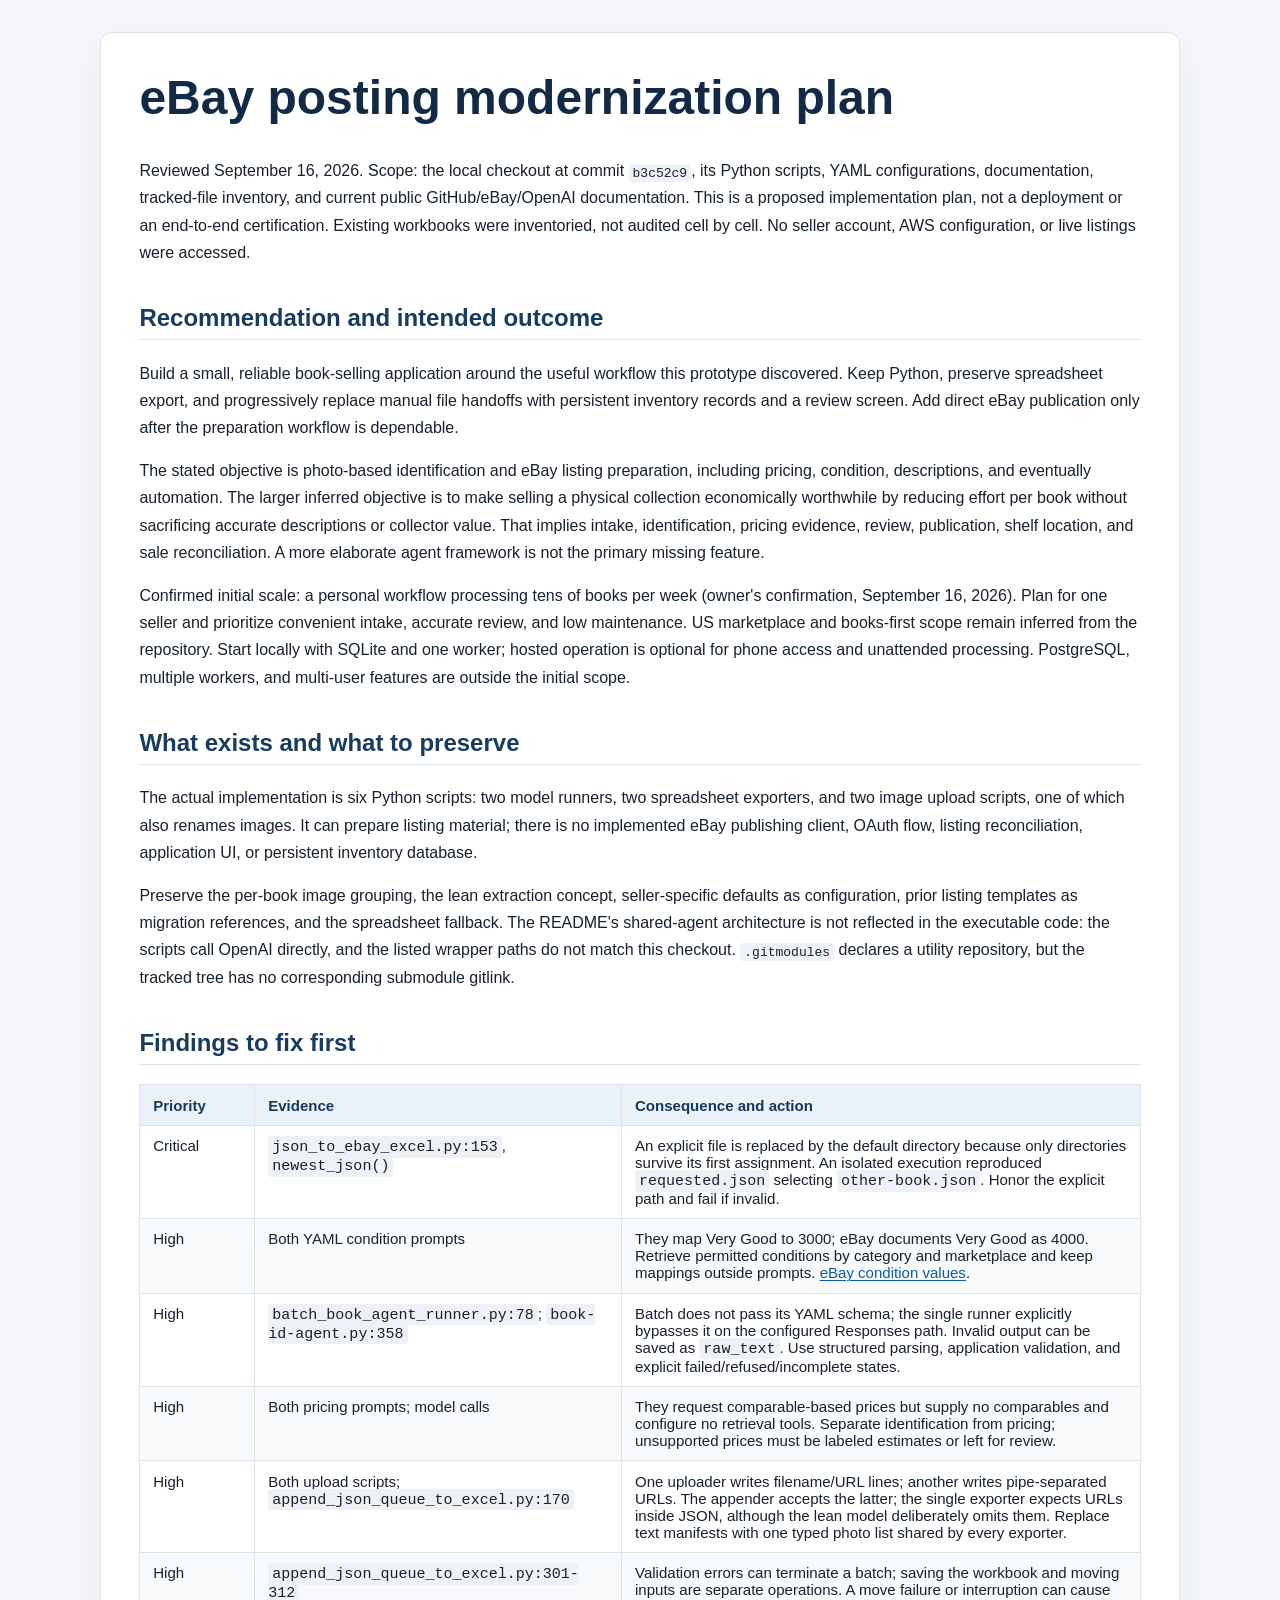
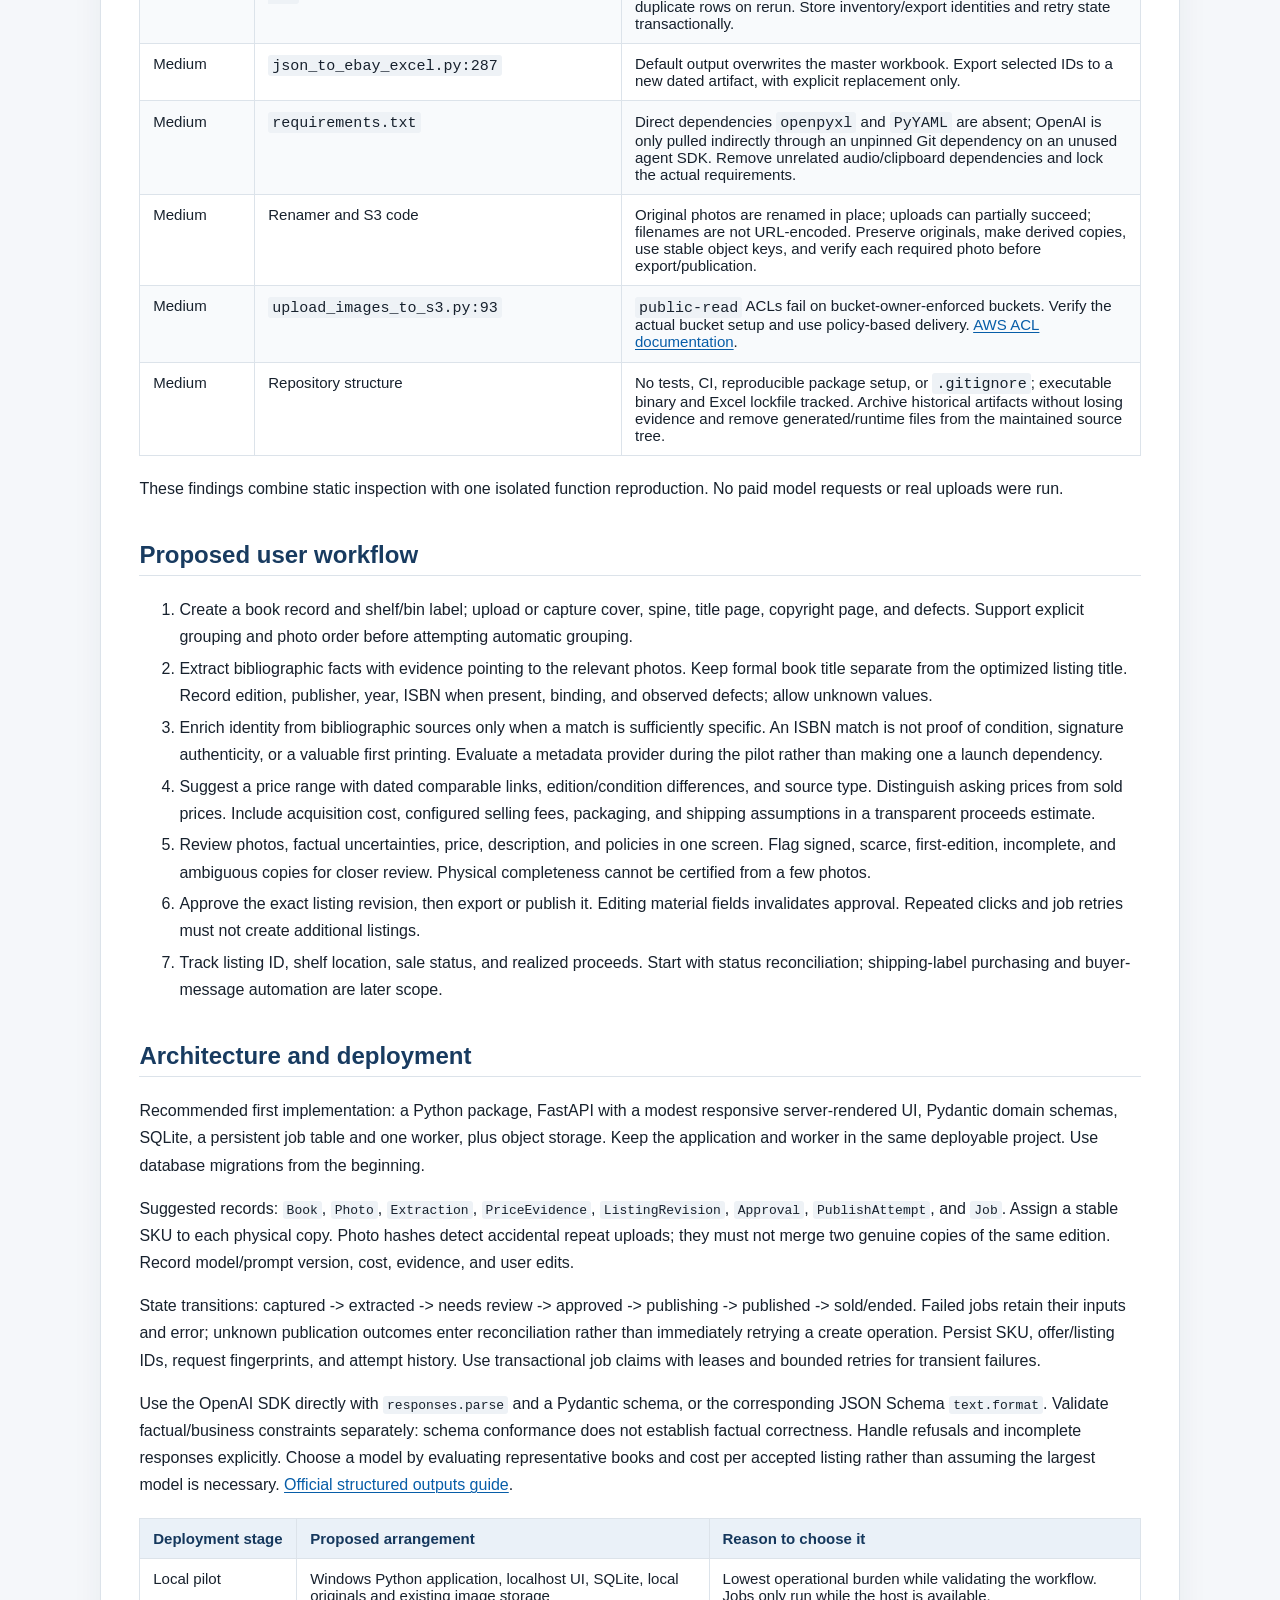
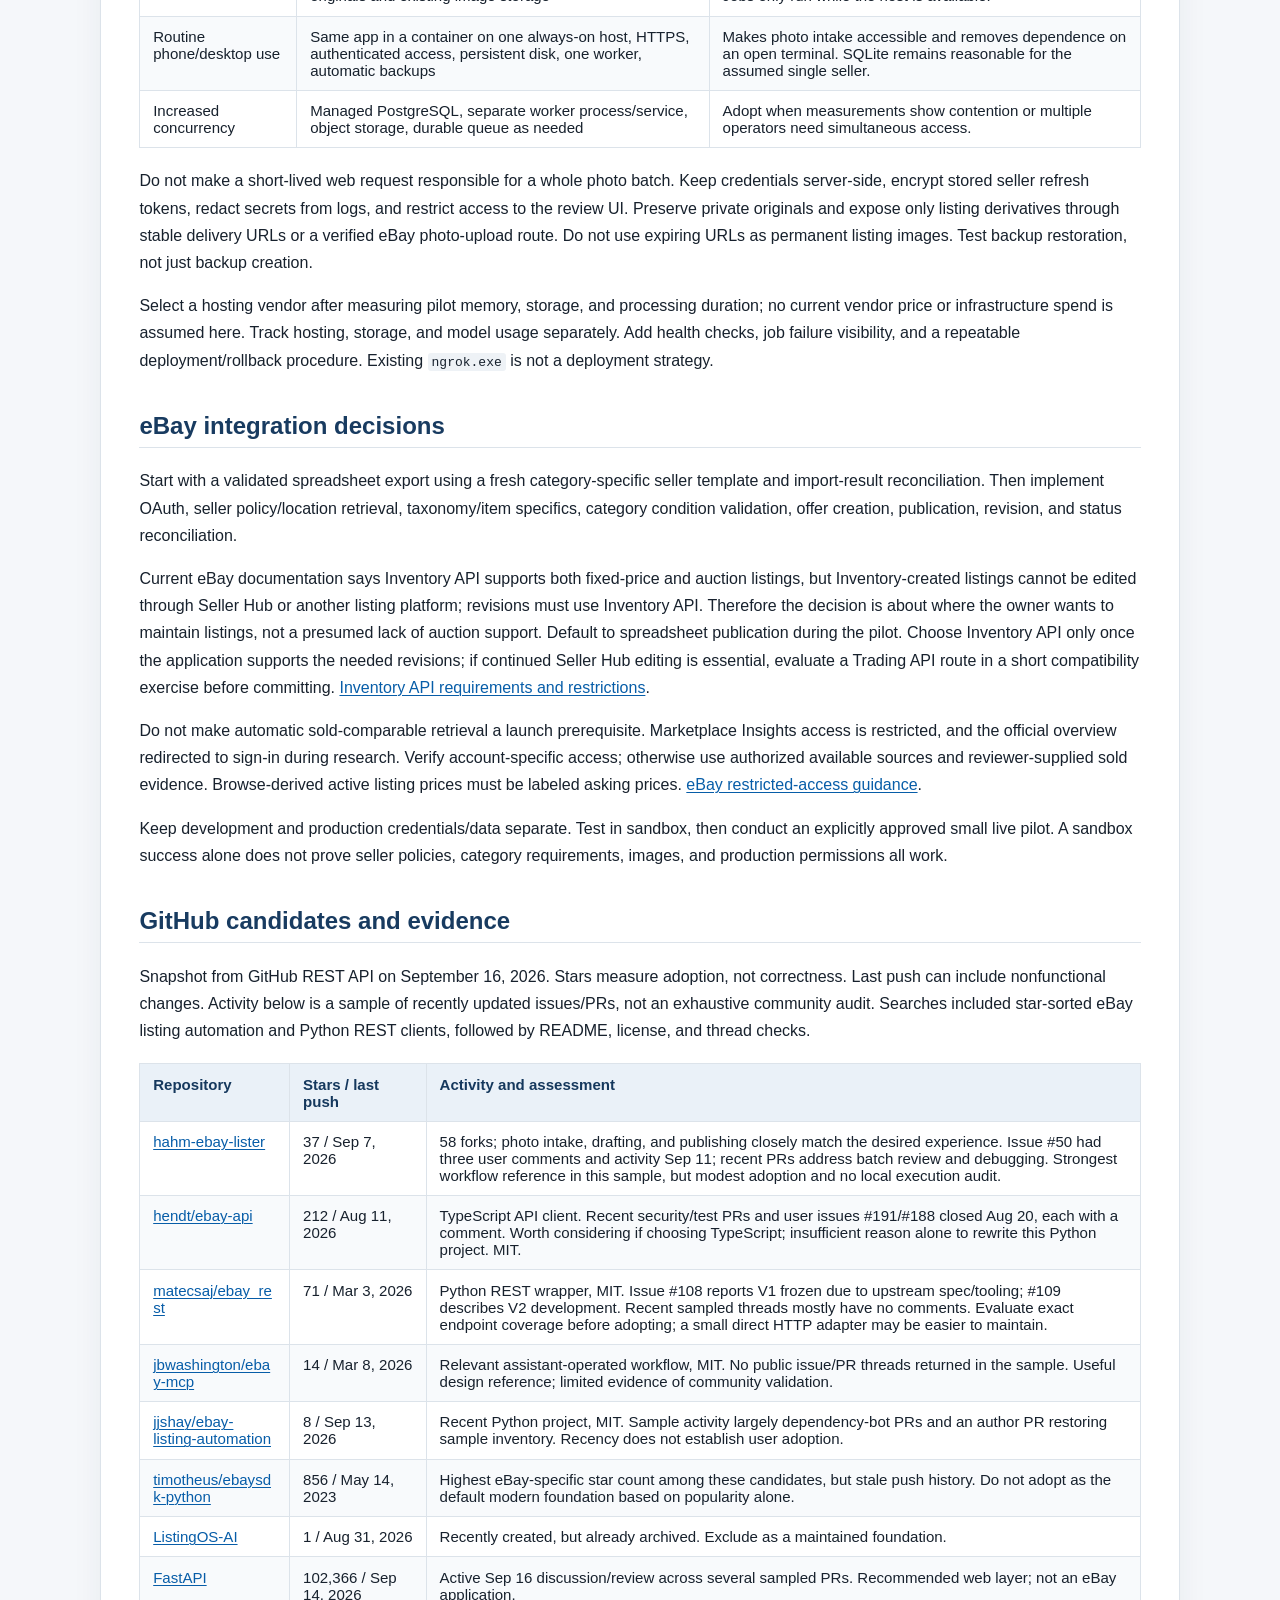
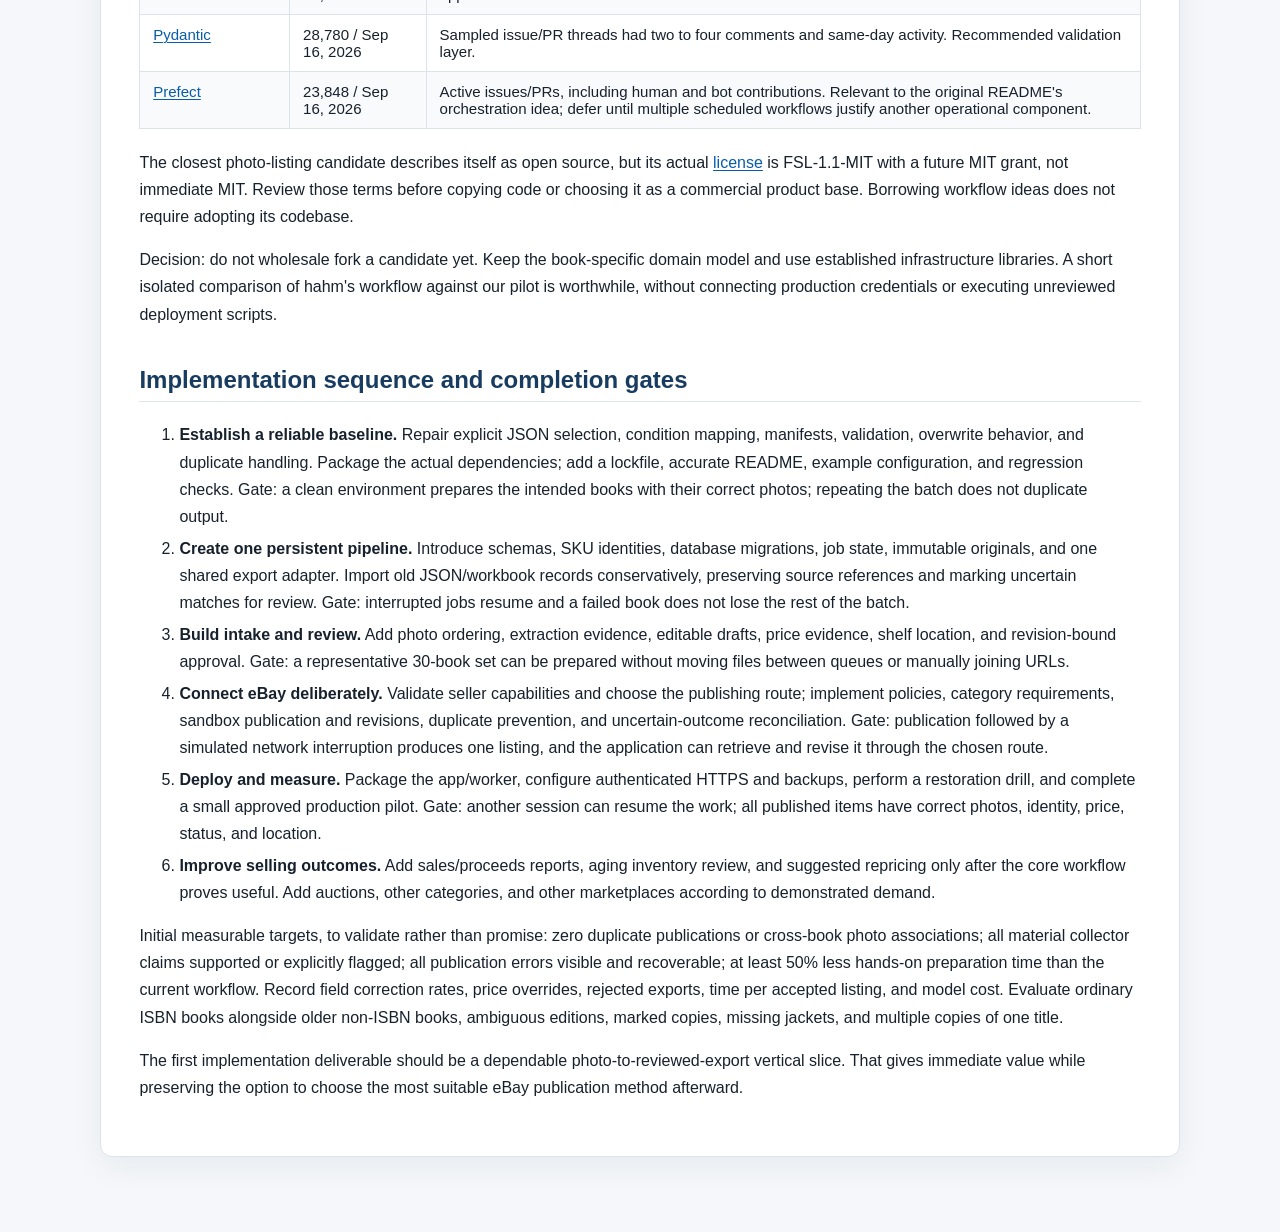
<file: MODERNIZATION_PLAN.html>
<!doctype html>
<html lang="en">
<head>
<meta charset="utf-8">
<meta name="viewport" content="width=device-width, initial-scale=1">
<title>eBay posting modernization plan</title>
<style>
:root { color-scheme: light; font-family: "Segoe UI", Arial, sans-serif; color: #17212d; background: #f5f7fa; }
* { box-sizing: border-box; }
body { margin: 0; padding: 2rem 1rem 5rem; }
main { max-width: 1080px; margin: auto; padding: clamp(1.25rem, 3vw, 3rem); background: white; border: 1px solid #dce3ea; border-radius: 12px; box-shadow: 0 10px 32px rgba(25, 43, 62, .06); }
h1 { font-size: clamp(2rem, 4vw, 3rem); line-height: 1.12; margin-top: 0; color: #132a46; }
h2 { margin-top: 2.4rem; padding-bottom: .4rem; border-bottom: 1px solid #dce3ea; color: #183b60; }
h3 { color: #214c72; }
p, li { line-height: 1.7; }
li { margin: .28rem 0; }
a { color: #075da8; text-decoration-thickness: 1px; text-underline-offset: 2px; overflow-wrap: anywhere; }
a:hover { color: #003c72; }
table { border-collapse: collapse; width: 100%; display: block; overflow-x: auto; margin: 1.2rem 0; font-size: .94rem; }
th, td { border: 1px solid #dce3ea; text-align: left; padding: .7rem .8rem; vertical-align: top; min-width: 115px; }
th { background: #eaf1f8; color: #15385d; }
tr:nth-child(even) td { background: #f8fafc; }
code { background: #eef2f6; border-radius: 3px; padding: .1rem .25rem; }
pre { padding: 1rem; overflow-x: auto; background: #eef2f6; border-radius: 6px; }
pre code { padding: 0; }
@media print { body { padding: 0; background: white; } main { border: 0; box-shadow: none; padding: 0; } a { color: #17212d; } }
</style>
</head>
<body>
<main>
<h1 id="ebay-posting-modernization-plan">eBay posting modernization plan</h1>
<p>Reviewed September 16, 2026. Scope: the local checkout at commit <code>b3c52c9</code>, its Python scripts, YAML configurations, documentation, tracked-file inventory, and current public GitHub/eBay/OpenAI documentation. This is a proposed implementation plan, not a deployment or an end-to-end certification. Existing workbooks were inventoried, not audited cell by cell. No seller account, AWS configuration, or live listings were accessed.</p>
<h2 id="recommendation-and-intended-outcome">Recommendation and intended outcome</h2>
<p>Build a small, reliable book-selling application around the useful workflow this prototype discovered. Keep Python, preserve spreadsheet export, and progressively replace manual file handoffs with persistent inventory records and a review screen. Add direct eBay publication only after the preparation workflow is dependable.</p>
<p>The stated objective is photo-based identification and eBay listing preparation, including pricing, condition, descriptions, and eventually automation. The larger inferred objective is to make selling a physical collection economically worthwhile by reducing effort per book without sacrificing accurate descriptions or collector value. That implies intake, identification, pricing evidence, review, publication, shelf location, and sale reconciliation. A more elaborate agent framework is not the primary missing feature.</p>
<p>Confirmed initial scale: a personal workflow processing tens of books per week (owner's confirmation, September 16, 2026). Plan for one seller and prioritize convenient intake, accurate review, and low maintenance. US marketplace and books-first scope remain inferred from the repository. Start locally with SQLite and one worker; hosted operation is optional for phone access and unattended processing. PostgreSQL, multiple workers, and multi-user features are outside the initial scope.</p>
<h2 id="what-exists-and-what-to-preserve">What exists and what to preserve</h2>
<p>The actual implementation is six Python scripts: two model runners, two spreadsheet exporters, and two image upload scripts, one of which also renames images. It can prepare listing material; there is no implemented eBay publishing client, OAuth flow, listing reconciliation, application UI, or persistent inventory database.</p>
<p>Preserve the per-book image grouping, the lean extraction concept, seller-specific defaults as configuration, prior listing templates as migration references, and the spreadsheet fallback. The README's shared-agent architecture is not reflected in the executable code: the scripts call OpenAI directly, and the listed wrapper paths do not match this checkout. <code>.gitmodules</code> declares a utility repository, but the tracked tree has no corresponding submodule gitlink.</p>
<h2 id="findings-to-fix-first">Findings to fix first</h2>
<table>
<thead>
<tr>
<th>Priority</th>
<th>Evidence</th>
<th>Consequence and action</th>
</tr>
</thead>
<tbody>
<tr>
<td>Critical</td>
<td><code>json_to_ebay_excel.py:153</code>, <code>newest_json()</code></td>
<td>An explicit file is replaced by the default directory because only directories survive its first assignment. An isolated execution reproduced <code>requested.json</code> selecting <code>other-book.json</code>. Honor the explicit path and fail if invalid.</td>
</tr>
<tr>
<td>High</td>
<td>Both YAML condition prompts</td>
<td>They map Very Good to 3000; eBay documents Very Good as 4000. Retrieve permitted conditions by category and marketplace and keep mappings outside prompts. <a href="https://www.developer.ebay.com/api-docs/sell/static/metadata/condition-id-values.html">eBay condition values</a>.</td>
</tr>
<tr>
<td>High</td>
<td><code>batch_book_agent_runner.py:78</code>; <code>book-id-agent.py:358</code></td>
<td>Batch does not pass its YAML schema; the single runner explicitly bypasses it on the configured Responses path. Invalid output can be saved as <code>raw_text</code>. Use structured parsing, application validation, and explicit failed/refused/incomplete states.</td>
</tr>
<tr>
<td>High</td>
<td>Both pricing prompts; model calls</td>
<td>They request comparable-based prices but supply no comparables and configure no retrieval tools. Separate identification from pricing; unsupported prices must be labeled estimates or left for review.</td>
</tr>
<tr>
<td>High</td>
<td>Both upload scripts; <code>append_json_queue_to_excel.py:170</code></td>
<td>One uploader writes filename/URL lines; another writes pipe-separated URLs. The appender accepts the latter; the single exporter expects URLs inside JSON, although the lean model deliberately omits them. Replace text manifests with one typed photo list shared by every exporter.</td>
</tr>
<tr>
<td>High</td>
<td><code>append_json_queue_to_excel.py:301-312</code></td>
<td>Validation errors can terminate a batch; saving the workbook and moving inputs are separate operations. A move failure or interruption can cause duplicate rows on rerun. Store inventory/export identities and retry state transactionally.</td>
</tr>
<tr>
<td>Medium</td>
<td><code>json_to_ebay_excel.py:287</code></td>
<td>Default output overwrites the master workbook. Export selected IDs to a new dated artifact, with explicit replacement only.</td>
</tr>
<tr>
<td>Medium</td>
<td><code>requirements.txt</code></td>
<td>Direct dependencies <code>openpyxl</code> and <code>PyYAML</code> are absent; OpenAI is only pulled indirectly through an unpinned Git dependency on an unused agent SDK. Remove unrelated audio/clipboard dependencies and lock the actual requirements.</td>
</tr>
<tr>
<td>Medium</td>
<td>Renamer and S3 code</td>
<td>Original photos are renamed in place; uploads can partially succeed; filenames are not URL-encoded. Preserve originals, make derived copies, use stable object keys, and verify each required photo before export/publication.</td>
</tr>
<tr>
<td>Medium</td>
<td><code>upload_images_to_s3.py:93</code></td>
<td><code>public-read</code> ACLs fail on bucket-owner-enforced buckets. Verify the actual bucket setup and use policy-based delivery. <a href="https://docs.aws.amazon.com/AmazonS3/latest/userguide/acls.html">AWS ACL documentation</a>.</td>
</tr>
<tr>
<td>Medium</td>
<td>Repository structure</td>
<td>No tests, CI, reproducible package setup, or <code>.gitignore</code>; executable binary and Excel lockfile tracked. Archive historical artifacts without losing evidence and remove generated/runtime files from the maintained source tree.</td>
</tr>
</tbody>
</table>
<p>These findings combine static inspection with one isolated function reproduction. No paid model requests or real uploads were run.</p>
<h2 id="proposed-user-workflow">Proposed user workflow</h2>
<ol>
<li>Create a book record and shelf/bin label; upload or capture cover, spine, title page, copyright page, and defects. Support explicit grouping and photo order before attempting automatic grouping.</li>
<li>Extract bibliographic facts with evidence pointing to the relevant photos. Keep formal book title separate from the optimized listing title. Record edition, publisher, year, ISBN when present, binding, and observed defects; allow unknown values.</li>
<li>Enrich identity from bibliographic sources only when a match is sufficiently specific. An ISBN match is not proof of condition, signature authenticity, or a valuable first printing. Evaluate a metadata provider during the pilot rather than making one a launch dependency.</li>
<li>Suggest a price range with dated comparable links, edition/condition differences, and source type. Distinguish asking prices from sold prices. Include acquisition cost, configured selling fees, packaging, and shipping assumptions in a transparent proceeds estimate.</li>
<li>Review photos, factual uncertainties, price, description, and policies in one screen. Flag signed, scarce, first-edition, incomplete, and ambiguous copies for closer review. Physical completeness cannot be certified from a few photos.</li>
<li>Approve the exact listing revision, then export or publish it. Editing material fields invalidates approval. Repeated clicks and job retries must not create additional listings.</li>
<li>Track listing ID, shelf location, sale status, and realized proceeds. Start with status reconciliation; shipping-label purchasing and buyer-message automation are later scope.</li>
</ol>
<h2 id="architecture-and-deployment">Architecture and deployment</h2>
<p>Recommended first implementation: a Python package, FastAPI with a modest responsive server-rendered UI, Pydantic domain schemas, SQLite, a persistent job table and one worker, plus object storage. Keep the application and worker in the same deployable project. Use database migrations from the beginning.</p>
<p>Suggested records: <code>Book</code>, <code>Photo</code>, <code>Extraction</code>, <code>PriceEvidence</code>, <code>ListingRevision</code>, <code>Approval</code>, <code>PublishAttempt</code>, and <code>Job</code>. Assign a stable SKU to each physical copy. Photo hashes detect accidental repeat uploads; they must not merge two genuine copies of the same edition. Record model/prompt version, cost, evidence, and user edits.</p>
<p>State transitions: captured -&gt; extracted -&gt; needs review -&gt; approved -&gt; publishing -&gt; published -&gt; sold/ended. Failed jobs retain their inputs and error; unknown publication outcomes enter reconciliation rather than immediately retrying a create operation. Persist SKU, offer/listing IDs, request fingerprints, and attempt history. Use transactional job claims with leases and bounded retries for transient failures.</p>
<p>Use the OpenAI SDK directly with <code>responses.parse</code> and a Pydantic schema, or the corresponding JSON Schema <code>text.format</code>. Validate factual/business constraints separately: schema conformance does not establish factual correctness. Handle refusals and incomplete responses explicitly. Choose a model by evaluating representative books and cost per accepted listing rather than assuming the largest model is necessary. <a href="https://developers.openai.com/api/docs/guides/structured-outputs">Official structured outputs guide</a>.</p>
<table>
<thead>
<tr>
<th>Deployment stage</th>
<th>Proposed arrangement</th>
<th>Reason to choose it</th>
</tr>
</thead>
<tbody>
<tr>
<td>Local pilot</td>
<td>Windows Python application, localhost UI, SQLite, local originals and existing image storage</td>
<td>Lowest operational burden while validating the workflow. Jobs only run while the host is available.</td>
</tr>
<tr>
<td>Routine phone/desktop use</td>
<td>Same app in a container on one always-on host, HTTPS, authenticated access, persistent disk, one worker, automatic backups</td>
<td>Makes photo intake accessible and removes dependence on an open terminal. SQLite remains reasonable for the assumed single seller.</td>
</tr>
<tr>
<td>Increased concurrency</td>
<td>Managed PostgreSQL, separate worker process/service, object storage, durable queue as needed</td>
<td>Adopt when measurements show contention or multiple operators need simultaneous access.</td>
</tr>
</tbody>
</table>
<p>Do not make a short-lived web request responsible for a whole photo batch. Keep credentials server-side, encrypt stored seller refresh tokens, redact secrets from logs, and restrict access to the review UI. Preserve private originals and expose only listing derivatives through stable delivery URLs or a verified eBay photo-upload route. Do not use expiring URLs as permanent listing images. Test backup restoration, not just backup creation.</p>
<p>Select a hosting vendor after measuring pilot memory, storage, and processing duration; no current vendor price or infrastructure spend is assumed here. Track hosting, storage, and model usage separately. Add health checks, job failure visibility, and a repeatable deployment/rollback procedure. Existing <code>ngrok.exe</code> is not a deployment strategy.</p>
<h2 id="ebay-integration-decisions">eBay integration decisions</h2>
<p>Start with a validated spreadsheet export using a fresh category-specific seller template and import-result reconciliation. Then implement OAuth, seller policy/location retrieval, taxonomy/item specifics, category condition validation, offer creation, publication, revision, and status reconciliation.</p>
<p>Current eBay documentation says Inventory API supports both fixed-price and auction listings, but Inventory-created listings cannot be edited through Seller Hub or another listing platform; revisions must use Inventory API. Therefore the decision is about where the owner wants to maintain listings, not a presumed lack of auction support. Default to spreadsheet publication during the pilot. Choose Inventory API only once the application supports the needed revisions; if continued Seller Hub editing is essential, evaluate a Trading API route in a short compatibility exercise before committing. <a href="https://developer.ebay.com/api-docs/sell/inventory/static/overview.html">Inventory API requirements and restrictions</a>.</p>
<p>Do not make automatic sold-comparable retrieval a launch prerequisite. Marketplace Insights access is restricted, and the official overview redirected to sign-in during research. Verify account-specific access; otherwise use authorized available sources and reviewer-supplied sold evidence. Browse-derived active listing prices must be labeled asking prices. <a href="https://partnernetwork.ebay.com/page/developer-questionnaire">eBay restricted-access guidance</a>.</p>
<p>Keep development and production credentials/data separate. Test in sandbox, then conduct an explicitly approved small live pilot. A sandbox success alone does not prove seller policies, category requirements, images, and production permissions all work.</p>
<h2 id="github-candidates-and-evidence">GitHub candidates and evidence</h2>
<p>Snapshot from GitHub REST API on September 16, 2026. Stars measure adoption, not correctness. Last push can include nonfunctional changes. Activity below is a sample of recently updated issues/PRs, not an exhaustive community audit. Searches included star-sorted eBay listing automation and Python REST clients, followed by README, license, and thread checks.</p>
<table>
<thead>
<tr>
<th>Repository</th>
<th>Stars / last push</th>
<th>Activity and assessment</th>
</tr>
</thead>
<tbody>
<tr>
<td><a href="https://github.com/ashnicholes-droid/hahm-ebay-lister">hahm-ebay-lister</a></td>
<td>37 / Sep 7, 2026</td>
<td>58 forks; photo intake, drafting, and publishing closely match the desired experience. Issue #50 had three user comments and activity Sep 11; recent PRs address batch review and debugging. Strongest workflow reference in this sample, but modest adoption and no local execution audit.</td>
</tr>
<tr>
<td><a href="https://github.com/hendt/ebay-api">hendt/ebay-api</a></td>
<td>212 / Aug 11, 2026</td>
<td>TypeScript API client. Recent security/test PRs and user issues #191/#188 closed Aug 20, each with a comment. Worth considering if choosing TypeScript; insufficient reason alone to rewrite this Python project. MIT.</td>
</tr>
<tr>
<td><a href="https://github.com/matecsaj/ebay_rest">matecsaj/ebay_rest</a></td>
<td>71 / Mar 3, 2026</td>
<td>Python REST wrapper, MIT. Issue #108 reports V1 frozen due to upstream spec/tooling; #109 describes V2 development. Recent sampled threads mostly have no comments. Evaluate exact endpoint coverage before adopting; a small direct HTTP adapter may be easier to maintain.</td>
</tr>
<tr>
<td><a href="https://github.com/jbwashington/ebay-mcp">jbwashington/ebay-mcp</a></td>
<td>14 / Mar 8, 2026</td>
<td>Relevant assistant-operated workflow, MIT. No public issue/PR threads returned in the sample. Useful design reference; limited evidence of community validation.</td>
</tr>
<tr>
<td><a href="https://github.com/jjshay/ebay-listing-automation">jjshay/ebay-listing-automation</a></td>
<td>8 / Sep 13, 2026</td>
<td>Recent Python project, MIT. Sample activity largely dependency-bot PRs and an author PR restoring sample inventory. Recency does not establish user adoption.</td>
</tr>
<tr>
<td><a href="https://github.com/timotheus/ebaysdk-python">timotheus/ebaysdk-python</a></td>
<td>856 / May 14, 2023</td>
<td>Highest eBay-specific star count among these candidates, but stale push history. Do not adopt as the default modern foundation based on popularity alone.</td>
</tr>
<tr>
<td><a href="https://github.com/jongan69/ListingOS-AI">ListingOS-AI</a></td>
<td>1 / Aug 31, 2026</td>
<td>Recently created, but already archived. Exclude as a maintained foundation.</td>
</tr>
<tr>
<td><a href="https://github.com/fastapi/fastapi">FastAPI</a></td>
<td>102,366 / Sep 14, 2026</td>
<td>Active Sep 16 discussion/review across several sampled PRs. Recommended web layer; not an eBay application.</td>
</tr>
<tr>
<td><a href="https://github.com/pydantic/pydantic">Pydantic</a></td>
<td>28,780 / Sep 16, 2026</td>
<td>Sampled issue/PR threads had two to four comments and same-day activity. Recommended validation layer.</td>
</tr>
<tr>
<td><a href="https://github.com/PrefectHQ/prefect">Prefect</a></td>
<td>23,848 / Sep 16, 2026</td>
<td>Active issues/PRs, including human and bot contributions. Relevant to the original README's orchestration idea; defer until multiple scheduled workflows justify another operational component.</td>
</tr>
</tbody>
</table>
<p>The closest photo-listing candidate describes itself as open source, but its actual <a href="https://github.com/ashnicholes-droid/hahm-ebay-lister/blob/main/LICENSE">license</a> is FSL-1.1-MIT with a future MIT grant, not immediate MIT. Review those terms before copying code or choosing it as a commercial product base. Borrowing workflow ideas does not require adopting its codebase.</p>
<p>Decision: do not wholesale fork a candidate yet. Keep the book-specific domain model and use established infrastructure libraries. A short isolated comparison of hahm's workflow against our pilot is worthwhile, without connecting production credentials or executing unreviewed deployment scripts.</p>
<h2 id="implementation-sequence-and-completion-gates">Implementation sequence and completion gates</h2>
<ol>
<li><strong>Establish a reliable baseline.</strong> Repair explicit JSON selection, condition mapping, manifests, validation, overwrite behavior, and duplicate handling. Package the actual dependencies; add a lockfile, accurate README, example configuration, and regression checks. Gate: a clean environment prepares the intended books with their correct photos; repeating the batch does not duplicate output.</li>
<li><strong>Create one persistent pipeline.</strong> Introduce schemas, SKU identities, database migrations, job state, immutable originals, and one shared export adapter. Import old JSON/workbook records conservatively, preserving source references and marking uncertain matches for review. Gate: interrupted jobs resume and a failed book does not lose the rest of the batch.</li>
<li><strong>Build intake and review.</strong> Add photo ordering, extraction evidence, editable drafts, price evidence, shelf location, and revision-bound approval. Gate: a representative 30-book set can be prepared without moving files between queues or manually joining URLs.</li>
<li><strong>Connect eBay deliberately.</strong> Validate seller capabilities and choose the publishing route; implement policies, category requirements, sandbox publication and revisions, duplicate prevention, and uncertain-outcome reconciliation. Gate: publication followed by a simulated network interruption produces one listing, and the application can retrieve and revise it through the chosen route.</li>
<li><strong>Deploy and measure.</strong> Package the app/worker, configure authenticated HTTPS and backups, perform a restoration drill, and complete a small approved production pilot. Gate: another session can resume the work; all published items have correct photos, identity, price, status, and location.</li>
<li><strong>Improve selling outcomes.</strong> Add sales/proceeds reports, aging inventory review, and suggested repricing only after the core workflow proves useful. Add auctions, other categories, and other marketplaces according to demonstrated demand.</li>
</ol>
<p>Initial measurable targets, to validate rather than promise: zero duplicate publications or cross-book photo associations; all material collector claims supported or explicitly flagged; all publication errors visible and recoverable; at least 50% less hands-on preparation time than the current workflow. Record field correction rates, price overrides, rejected exports, time per accepted listing, and model cost. Evaluate ordinary ISBN books alongside older non-ISBN books, ambiguous editions, marked copies, missing jackets, and multiple copies of one title.</p>
<p>The first implementation deliverable should be a dependable photo-to-reviewed-export vertical slice. That gives immediate value while preserving the option to choose the most suitable eBay publication method afterward.</p>
</main>
</body>
</html>
</file>
